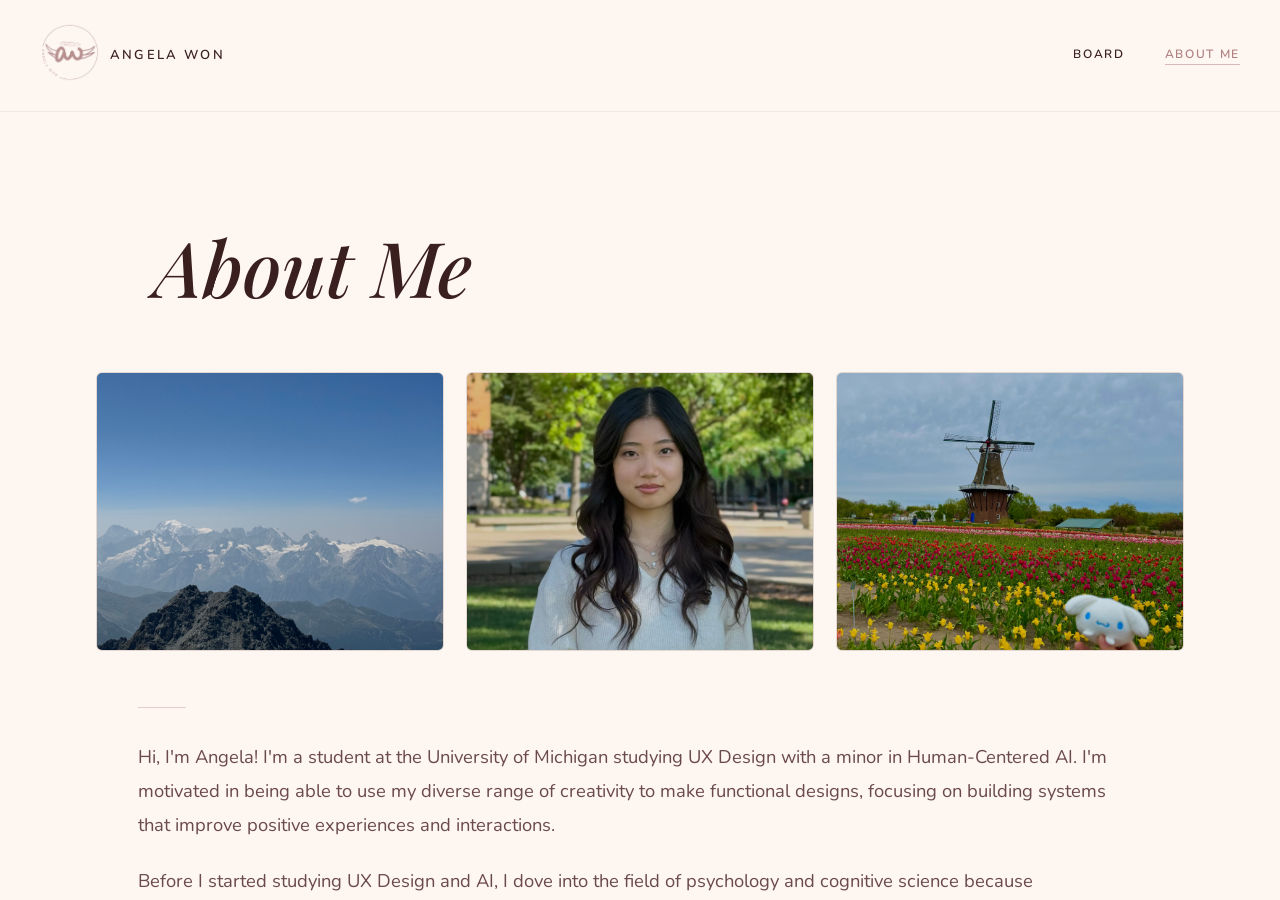
<file: about.html>
<!doctype html>
<html lang="en">
  <head>
    <meta charset="UTF-8" />
    <meta name="viewport" content="width=device-width, initial-scale=1.0" />
    <title>About Me — Angela Won</title>
    <link rel="stylesheet" href="css/style.css" />
  </head>
  <body>
    <nav class="nav">
      <a href="index.html" class="nav-logo">
        <span class="nav-logo-circle"><span><img src="images/logo3.png" alt="Logo" width="60" height="60"></span></span>
        <span class="nav-logo-text">ANGELA WON</span>
      </a>
      <div class="nav-links">
        <a href="index.html" class="nav-link">BOARD</a>
        <a href="about.html" class="nav-link active">ABOUT ME</a>
      </div>
    </nav>

    <div class="about-page">
      <main class="about-main">
        <h1 class="about-heading">About Me</h1>

        <div class="about-gallery">
          <figure>
            <img src="images/IMG_4534-1.jpeg" alt="Verbier Pic" />
          </figure>
          <figure>
            <img src="images/IMG_5835-1.jpg" alt="Portrait" />
          </figure>
          <figure>
            <img src="images/IMG_1523.jpeg" alt="Holland Pic" />
          </figure>
        </div>

        <div class="about-divider"></div>

        <div class="about-bio">
          <p>
            Hi, I'm Angela! I'm a student at the University of Michigan studying UX Design with a minor in
            Human-Centered AI. I'm motivated in being able to use my diverse range of creativity to make functional
            designs, focusing on building systems that improve positive experiences and interactions.
          </p>
          <p>
            Before I started studying UX Design and AI, I dove into the field of psychology and cognitive science
            because understanding society and people's behaviors to make decisions got me curious for new concepts
            and perspectives. Trailing that curiosity led me to combine it with my own ideas, building one concept
            onto the next and turning my fascinations about people and designs that meet them where they are, shaped
            by how they actually behave rather than how I assume they will.
          </p>
          <p>
            While studying UX Design, I am also the Secretary for the Muay Thai at the University of Michigan club
            where I organize every practice we hold to the collaborative events we host. I manage logistics, such as safety waivers
            and protocols, while trying to balance a learning yet easy-going environment. I am also a part of the
            video and styling team in MA:E Magazine, where we have photoshoots to represent our meaning of fashion
            woven into the important message of keeping APIDA culture alive and high-spirited.
          </p>
        </div>

        <div class="about-links-wrap">
          <h2 class="about-links-heading">Let's connect</h2>
          <div class="about-links">
            <a href="https://www.linkedin.com/in/angela-won-72a51b284/" target="_blank" rel="noopener noreferrer">
              <svg width="16" height="16" viewBox="0 0 24 24" fill="none">
                <rect x="2" y="2" width="20" height="20" rx="4" stroke="currentColor" stroke-width="1.5" />
                <path d="M7 10v7M7 7v.5" stroke="currentColor" stroke-width="1.5" stroke-linecap="round" />
                <path d="M11 17v-4a2 2 0 0 1 4 0v4M11 10v7" stroke="currentColor" stroke-width="1.5" stroke-linecap="round" />
              </svg>
              LinkedIn
            </a>
            <a href="mailto:angelawon4@gmail.com">
              <svg width="16" height="16" viewBox="0 0 24 24" fill="none">
                <rect x="2" y="5" width="20" height="14" rx="2" stroke="currentColor" stroke-width="1.5" />
                <path d="M2 7l10 7 10-7" stroke="currentColor" stroke-width="1.5" stroke-linecap="round" />
              </svg>
              Email
            </a>
            <a href="https://drive.google.com/file/d/1rgu2FNMAOFdkI5OAVwkM_7qacy1ltYJY/view?usp=sharing" target="_blank" rel="noopener noreferrer">
              <svg width="16" height="16" viewBox="0 0 24 24" fill="none">
                <path d="M14 2H6a2 2 0 0 0-2 2v16a2 2 0 0 0 2 2h12a2 2 0 0 0 2-2V8z" stroke="currentColor" stroke-width="1.5" stroke-linecap="round" />
                <path d="M14 2v6h6M8 13h8M8 17h5" stroke="currentColor" stroke-width="1.5" stroke-linecap="round" />
              </svg>
              Resume
            </a>
          </div>
        </div>

        <div class="about-footer">
          <span>I hope we can meet soon <3</span>
          <svg width="32" height="10" viewBox="0 0 32 10" fill="none">
            <path d="M1 8 Q8 2 16 5 Q24 8 31 3" stroke="#c4908a" stroke-width="1.5" fill="none" stroke-linecap="round" />
          </svg>
        </div>
      </main>
    </div>
  </body>
</html>
</file>
<file: css/style.css>
@import url('https://fonts.googleapis.com/css2?family=Playfair+Display:ital,wght@0,400;0,500;0,700;1,400;1,500;1,700&family=Nunito:wght@300;400;500;600;700&display=swap');

* {
  box-sizing: border-box;
}

html,
body {
  margin: 0;
  padding: 0;
  width: 100%;
  height: 100%;
  overflow: hidden;
  background: #fdf6f1;
  font-family: 'Nunito', sans-serif;
}

body.scrollable {
  overflow: hidden;
}

::-webkit-scrollbar {
  width: 4px;
}
::-webkit-scrollbar-track {
  background: transparent;
}
::-webkit-scrollbar-thumb {
  background: rgba(190, 155, 155, 0.3);
  border-radius: 2px;
}

a {
  color: inherit;
}

/* ---------- Nav ---------- */

.nav {
  position: fixed;
  top: 0;
  left: 0;
  right: 0;
  z-index: 100;
  display: flex;
  align-items: center;
  justify-content: space-between;
  padding: 1.4rem 2.5rem;
  background: #fdf6f1;
  border-bottom: 1px solid rgba(190, 155, 155, 0.18);
}

.nav-logo {
  display: flex;
  align-items: center;
  gap: 0.6rem;
  background: none;
  border: none;
  cursor: pointer;
  padding: 0;
  text-decoration: none;
}

/* .nav-logo-circle {
  width: 28px;
  height: 28px;
  border-radius: 50%;
  border: 1.5px solid rgba(185, 145, 145, 0.6);
  display: flex;
  align-items: center;
  justify-content: center;
  flex-shrink: 0;
} */

.nav-logo-circle span {
  font-family: 'Playfair Display', serif;
  font-style: italic;
  font-size: 11px;
  color: #b08080;
  line-height: 1;
}

.nav-logo-text {
  font-family: 'Nunito', sans-serif;
  font-size: 13px;
  font-weight: 600;
  letter-spacing: 0.18em;
  color: #3a2020;
}

.nav-links {
  display: flex;
  gap: 2.5rem;
}

.nav-link {
  font-family: 'Nunito', sans-serif;
  font-size: 12px;
  font-weight: 600;
  letter-spacing: 0.14em;
  color: #3a2020;
  background: none;
  border: none;
  cursor: pointer;
  padding: 0;
  padding-bottom: 2px;
  border-bottom: 1px solid transparent;
  text-decoration: none;
  transition: color 0.2s, border-color 0.2s;
}

.nav-link:hover {
  color: #b08080;
}

.nav-link.active {
  color: #b08080;
  border-bottom: 1px solid rgba(180, 130, 130, 0.5);
}

/* ---------- Board page ---------- */

.board-container {
  width: 100vw;
  height: 100vh;
  overflow: hidden;
  position: fixed;
  inset: 0;
  background: #fdf6f1;
  cursor: grab;
  user-select: none;
}

.board-container.dragging {
  cursor: grabbing;
}

.board-canvas {
  position: absolute;
  width: 100%;
  height: 100%;
  transform-origin: center center;
  will-change: transform;
}

.board-halo {
  position: absolute;
  left: 50%;
  top: 50%;
  transform: translate(-50%, -50%);
  width: 38vw;
  height: 38vw;
  background: radial-gradient(ellipse at center, rgba(245, 215, 215, 0.38) 0%, rgba(253, 246, 241, 0) 70%);
  pointer-events: none;
  z-index: 1;
}

.board-photo {
  position: absolute;
  overflow: hidden;
  border: 1px solid rgba(190, 155, 155, 0.22);
  border-radius: 3px;
  background-color: #ede4de;
  z-index: 2;
  transition: box-shadow 0.3s ease, transform 0.3s ease;
  cursor: pointer;
}

.board-container.dragging .board-photo {
  cursor: grabbing;
}

.board-photo:hover {
  box-shadow: 0 14px 44px rgba(180, 130, 130, 0.2);
  transform: scale(1.03);
  z-index: 6;
}

.board-photo img {
  width: 100%;
  height: 100%;
  object-fit: cover;
  display: block;
  pointer-events: none;
}

.board-center {
  position: absolute;
  left: 50%;
  top: 50%;
  transform: translate(-50%, -50%);
  z-index: 10;
  animation: float 7s ease-in-out infinite;
}

.board-blob {
  background: rgba(255, 252, 250, 0.9);
  backdrop-filter: blur(12px);
  -webkit-backdrop-filter: blur(12px);
  border: 1px solid rgba(210, 175, 175, 0.4);
  border-radius: 62% 38% 46% 54% / 58% 44% 56% 42%;
  animation: blobMorph 9s ease-in-out infinite;
  box-shadow: 0 8px 48px rgba(190, 140, 140, 0.15), inset 0 1px 0 rgba(255, 255, 255, 0.8);
  padding: 3rem 3.6rem;
  min-width: 140px;
  max-width: 19vw;
  text-align: center;
  display: flex;
  flex-direction: column;
  align-items: center;
}

.board-blob h1 {
  font-family: 'Playfair Display', serif;
  font-style: italic;
  font-weight: 500;
  font-size: 30px;
  color: #3a1f1f;
  margin: 0 0 0.5rem;
  line-height: 1.2;
}

.board-blob svg {
  margin-bottom: 0.8rem;
  opacity: 0.5;
}

.board-blob p {
  margin: 0 0 0.35rem;
  font-family: 'Nunito', sans-serif;
}

.board-blob .blob-tagline {
  font-size: clamp(0.55rem, 0.58vw, 0.68rem);
  font-weight: 600;
  color: #7a4f4f;
  letter-spacing: 0.03em;
  line-height: 1.55;
}

.board-blob .blob-subtext {
  font-size: clamp(0.5rem, 0.52vw, 0.62rem);
  font-weight: 400;
  color: #a07878;
  letter-spacing: 0.02em;
  line-height: 1.5;
  margin-bottom: 0;
}

.board-dot {
  position: absolute;
  border-radius: 50%;
  background: #c4908a;
  z-index: 3;
  pointer-events: none;
  animation: float 5s ease-in-out infinite;
}

.board-zoom-controls {
  position: fixed;
  bottom: 2rem;
  right: 2rem;
  z-index: 100;
  display: flex;
  flex-direction: column;
  gap: 0.4rem;
}

.board-zoom-btn {
  width: 32px;
  height: 32px;
  border-radius: 50%;
  border: 1px solid rgba(190, 155, 155, 0.35);
  background: rgba(255, 251, 249, 0.85);
  backdrop-filter: blur(8px);
  -webkit-backdrop-filter: blur(8px);
  color: #9a6060;
  font-size: 16px;
  font-weight: 400;
  cursor: pointer;
  display: flex;
  align-items: center;
  justify-content: center;
  transition: background 0.2s;
  box-shadow: 0 2px 12px rgba(180, 130, 130, 0.1);
}

.board-zoom-btn.home-btn {
  font-size: 13px;
}

.board-zoom-btn:hover {
  background: rgba(245, 230, 230, 0.9);
}

.board-hint {
  position: fixed;
  bottom: 1.6rem;
  left: 50%;
  transform: translateX(-50%);
  z-index: 100;
  pointer-events: none;
  display: flex;
  align-items: center;
  gap: 0.5rem;
}

.board-hint span.hint-text {
  font-family: 'Playfair Display', serif;
  font-style: italic;
  font-size: 17px;
  font-weight: 400;
  color: #b09a8a;
  letter-spacing: 0.02em;
  white-space: nowrap;
}

.board-hint span.hint-dot {
  color: #c4a898;
  font-size: 10px;
  line-height: 1;
}

/* ---------- Photo modal ---------- */

.modal-overlay {
  position: fixed;
  inset: 0;
  z-index: 300;
  display: none;
  align-items: center;
  justify-content: center;
  backdrop-filter: blur(18px);
  -webkit-backdrop-filter: blur(18px);
  background: rgba(253, 246, 241, 0.45);
}

.modal-overlay.open {
  display: flex;
}

.modal-card {
  position: relative;
  max-width: min(820px, 88vw);
}

.modal-tab {
  position: absolute;
  top: -38px;
  left: 0;
  height: 38px;
  padding: 0 1.4rem;
  display: inline-flex;
  align-items: center;
  background: #e8e0b8;
  border-radius: 14px 14px 0 0;
  box-shadow: 0 -2px 10px rgba(160, 140, 60, 0.08);
}

.modal-tab span {
  font-family: 'Nunito', sans-serif;
  font-weight: 700;
  font-size: 11px;
  letter-spacing: 0.14em;
  color: #5a4e1a;
  text-transform: uppercase;
}

.modal-body {
  background: #f8f2d8;
  border-radius: 0 20px 20px 20px;
  box-shadow: 0 24px 80px rgba(140, 120, 40, 0.18), 0 4px 16px rgba(140, 120, 40, 0.1);
  display: flex;
  overflow: hidden;
  min-height: 340px;
}

.modal-photo {
  flex-shrink: 0;
  width: min(280px, 36vw);
  background: #e0d8a8;
  overflow: hidden;
}

.modal-photo img {
  width: 100%;
  height: 100%;
  object-fit: cover;
  display: block;
}

.modal-text {
  flex: 1;
  padding: 2.4rem 2.2rem;
  display: flex;
  flex-direction: column;
  justify-content: space-between;
}

.modal-category {
  font-family: 'Nunito', sans-serif;
  font-weight: 700;
  font-size: 11px;
  letter-spacing: 0.14em;
  color: #7a6e2a;
  text-transform: uppercase;
  margin: 0 0 0.8rem;
}

.modal-title {
  font-family: 'Playfair Display', serif;
  font-style: italic;
  font-weight: 500;
  font-size: clamp(1.2rem, 2vw, 1.7rem);
  color: #3a3010;
  margin: 0 0 1.2rem;
  line-height: 1.3;
}

.modal-description {
  font-family: 'Nunito', sans-serif;
  font-weight: 400;
  font-size: clamp(0.95rem, 1.3vw, 1.1rem);
  color: #5a5020;
  line-height: 1.75;
  margin: 0;
}

.modal-signature {
  margin-top: 2rem;
  display: flex;
  align-items: center;
  gap: 0.5rem;
}

.modal-signature .line {
  width: 28px;
  height: 1px;
  background: rgba(90, 80, 20, 0.25);
}

.modal-signature span.name {
  font-family: 'Playfair Display', serif;
  font-style: italic;
  font-size: 12px;
  color: rgba(90, 80, 20, 0.45);
  letter-spacing: 0.04em;
}

.modal-close {
  position: absolute;
  top: -46px;
  right: 0;
  width: 34px;
  height: 34px;
  border-radius: 50%;
  border: 1px solid rgba(100, 90, 30, 0.25);
  background: rgba(248, 242, 216, 0.95);
  color: #5a4e1a;
  font-size: 18px;
  font-weight: 300;
  cursor: pointer;
  display: flex;
  align-items: center;
  justify-content: center;
  line-height: 1;
}

/* ---------- About page ---------- */

.about-page {
  position: fixed;
  inset: 0;
  background: #fdf6f1;
  overflow-y: auto;
  overflow-x: hidden;
  font-family: 'Nunito', sans-serif;
}

.about-main {
  max-width: 1100px;
  margin: 0 auto;
  padding: 8rem 3rem 6rem;
}

.about-heading {
  font-family: 'Playfair Display', serif;
  font-style: italic;
  font-weight: 500;
  font-size: clamp(3rem, 6vw, 5rem);
  color: #3a1f1f;
  margin: 6rem 0 4rem;
  padding-left: 1rem;
  line-height: 1.1;
}

.about-gallery {
  display: grid;
  grid-template-columns: repeat(3, 1fr);
  gap: 1.4rem;
  margin-bottom: 3.5rem;
  margin-left: calc(-50vw + 50% + 6rem);
  margin-right: calc(-50vw + 50% + 6rem);
}

.about-gallery figure {
  margin: 0;
  aspect-ratio: 5 / 4;
  overflow: hidden;
  border: 1px solid rgba(190, 155, 155, 0.2);
  border-radius: 6px;
  background: #ede4de;
}

.about-gallery img {
  width: 100%;
  height: 100%;
  object-fit: cover;
  display: block;
  transition: transform 0.5s ease;
}

.about-gallery figure:hover img {
  transform: scale(1.04);
}

.about-divider {
  width: 48px;
  height: 1px;
  background: rgba(180, 130, 130, 0.35);
  margin-bottom: 2rem;
}

.about-bio p {
  font-family: 'Nunito', sans-serif;
  font-size: clamp(1.15rem, 1.4vw, 1.4rem);
  font-weight: 400;
  color: #6b4a4a;
  line-height: 1.85;
  max-width: 100%;
  margin: 0 0 1.4rem;
}

.about-bio p:last-child {
  margin-bottom: 8rem;
}

.about-links-heading {
  font-family: 'Playfair Display', serif;
  font-style: italic;
  font-weight: 500;
  font-size: clamp(1.8rem, 2.6vw, 2.4rem);
  color: #3a1f1f;
  margin: 0 0 1.6rem;
}

.about-links {
  display: flex;
  flex-wrap: wrap;
  gap: 0.75rem;
  margin-bottom: 5rem;
}

.about-links a {
  display: inline-flex;
  align-items: center;
  gap: 0.5rem;
  padding: 0.6rem 1.3rem;
  border: 1px solid rgba(190, 155, 155, 0.35);
  border-radius: 100px;
  background: rgba(255, 251, 249, 0.8);
  font-family: 'Nunito', sans-serif;
  font-size: 15px;
  font-weight: 600;
  letter-spacing: 0.06em;
  color: #7a4f4f;
  text-decoration: none;
  transition: background 0.2s, border-color 0.2s, color 0.2s, transform 0.2s;
}

.about-links a:hover {
  background: rgba(245, 228, 228, 0.9);
  border-color: rgba(190, 140, 140, 0.55);
  transform: translateY(-1px);
}

.about-footer {
  border-top: 1px solid rgba(190, 155, 155, 0.18);
  padding-top: 2rem;
  display: flex;
  align-items: center;
  justify-content: space-between;
}

.about-footer span {
  font-family: 'Playfair Display', serif;
  font-style: italic;
  font-size: 17px;
  color: #b09090;
}

.about-footer svg {
  opacity: 0.4;
}

/* ---------- Animations ---------- */

@keyframes blobMorph {
  0%,
  100% {
    border-radius: 62% 38% 46% 54% / 58% 44% 56% 42%;
  }
  20% {
    border-radius: 50% 50% 38% 62% / 44% 64% 36% 56%;
  }
  40% {
    border-radius: 42% 58% 62% 38% / 60% 40% 60% 40%;
  }
  60% {
    border-radius: 58% 42% 48% 52% / 52% 56% 44% 48%;
  }
  80% {
    border-radius: 38% 62% 54% 46% / 48% 50% 50% 52%;
  }
}

@keyframes float {
  0%,
  100% {
    transform: translate(-50%, -50%) translateY(0px);
  }
  50% {
    transform: translate(-50%, -50%) translateY(-8px);
  }
}

@keyframes fadeHint {
  from {
    opacity: 0;
    transform: translateX(-50%) translateY(6px);
  }
  to {
    opacity: 1;
    transform: translateX(-50%) translateY(0);
  }
}

/* ---------- Responsive ---------- */

@media (max-width: 768px) {
  .nav {
    padding: 1.1rem 1.4rem;
  }
  .nav-links {
    gap: 1.4rem;
  }
  .about-main {
    padding: 7rem 1.4rem 4rem;
  }
  .about-gallery {
    grid-template-columns: 1fr;
    margin-left: 0;
    margin-right: 0;
  }
  .about-footer {
    flex-direction: column;
    align-items: flex-start;
    gap: 1rem;
  }
}
</file>
<file: static-site/css/style.css>
@import url('https://fonts.googleapis.com/css2?family=Playfair+Display:ital,wght@0,400;0,500;0,700;1,400;1,500;1,700&family=Nunito:wght@300;400;500;600;700&display=swap');

* {
  box-sizing: border-box;
}

html,
body {
  margin: 0;
  padding: 0;
  width: 100%;
  height: 100%;
  overflow: hidden;
  background: #fdf6f1;
  font-family: 'Nunito', sans-serif;
}

body.scrollable {
  overflow: hidden;
}

::-webkit-scrollbar {
  width: 4px;
}
::-webkit-scrollbar-track {
  background: transparent;
}
::-webkit-scrollbar-thumb {
  background: rgba(190, 155, 155, 0.3);
  border-radius: 2px;
}

a {
  color: inherit;
}

/* ---------- Nav ---------- */

.nav {
  position: fixed;
  top: 0;
  left: 0;
  right: 0;
  z-index: 100;
  display: flex;
  align-items: center;
  justify-content: space-between;
  padding: 1.4rem 2.5rem;
  background: #fdf6f1;
  border-bottom: 1px solid rgba(190, 155, 155, 0.18);
}

.nav-logo {
  display: flex;
  align-items: center;
  gap: 0.6rem;
  background: none;
  border: none;
  cursor: pointer;
  padding: 0;
  text-decoration: none;
}

/* .nav-logo-circle {
  width: 28px;
  height: 28px;
  border-radius: 50%;
  border: 1.5px solid rgba(185, 145, 145, 0.6);
  display: flex;
  align-items: center;
  justify-content: center;
  flex-shrink: 0;
} */

.nav-logo-circle span {
  font-family: 'Playfair Display', serif;
  font-style: italic;
  font-size: 11px;
  color: #b08080;
  line-height: 1;
}

.nav-logo-text {
  font-family: 'Nunito', sans-serif;
  font-size: 13px;
  font-weight: 600;
  letter-spacing: 0.18em;
  color: #3a2020;
}

.nav-links {
  display: flex;
  gap: 2.5rem;
}

.nav-link {
  font-family: 'Nunito', sans-serif;
  font-size: 12px;
  font-weight: 600;
  letter-spacing: 0.14em;
  color: #3a2020;
  background: none;
  border: none;
  cursor: pointer;
  padding: 0;
  padding-bottom: 2px;
  border-bottom: 1px solid transparent;
  text-decoration: none;
  transition: color 0.2s, border-color 0.2s;
}

.nav-link:hover {
  color: #b08080;
}

.nav-link.active {
  color: #b08080;
  border-bottom: 1px solid rgba(180, 130, 130, 0.5);
}

/* ---------- Board page ---------- */

.board-container {
  width: 100vw;
  height: 100vh;
  overflow: hidden;
  position: fixed;
  inset: 0;
  background: #fdf6f1;
  cursor: grab;
  user-select: none;
}

.board-container.dragging {
  cursor: grabbing;
}

.board-canvas {
  position: absolute;
  width: 100%;
  height: 100%;
  transform-origin: center center;
  will-change: transform;
}

.board-halo {
  position: absolute;
  left: 50%;
  top: 50%;
  transform: translate(-50%, -50%);
  width: 38vw;
  height: 38vw;
  background: radial-gradient(ellipse at center, rgba(245, 215, 215, 0.38) 0%, rgba(253, 246, 241, 0) 70%);
  pointer-events: none;
  z-index: 1;
}

.board-photo {
  position: absolute;
  overflow: hidden;
  border: 1px solid rgba(190, 155, 155, 0.22);
  border-radius: 3px;
  background-color: #ede4de;
  z-index: 2;
  transition: box-shadow 0.3s ease, transform 0.3s ease;
  cursor: pointer;
}

.board-container.dragging .board-photo {
  cursor: grabbing;
}

.board-photo:hover {
  box-shadow: 0 14px 44px rgba(180, 130, 130, 0.2);
  transform: scale(1.03);
  z-index: 6;
}

.board-photo img {
  width: 100%;
  height: 100%;
  object-fit: cover;
  display: block;
  pointer-events: none;
}

.board-center {
  position: absolute;
  left: 50%;
  top: 50%;
  transform: translate(-50%, -50%);
  z-index: 10;
  animation: float 7s ease-in-out infinite;
}

.board-blob {
  background: rgba(255, 252, 250, 0.9);
  backdrop-filter: blur(12px);
  -webkit-backdrop-filter: blur(12px);
  border: 1px solid rgba(210, 175, 175, 0.4);
  border-radius: 62% 38% 46% 54% / 58% 44% 56% 42%;
  animation: blobMorph 9s ease-in-out infinite;
  box-shadow: 0 8px 48px rgba(190, 140, 140, 0.15), inset 0 1px 0 rgba(255, 255, 255, 0.8);
  padding: 3rem 3.6rem;
  min-width: 140px;
  max-width: 19vw;
  text-align: center;
  display: flex;
  flex-direction: column;
  align-items: center;
}

.board-blob h1 {
  font-family: 'Playfair Display', serif;
  font-style: italic;
  font-weight: 500;
  font-size: 30px;
  color: #3a1f1f;
  margin: 0 0 0.5rem;
  line-height: 1.2;
}

.board-blob svg {
  margin-bottom: 0.8rem;
  opacity: 0.5;
}

.board-blob p {
  margin: 0 0 0.35rem;
  font-family: 'Nunito', sans-serif;
}

.board-blob .blob-tagline {
  font-size: clamp(0.55rem, 0.58vw, 0.68rem);
  font-weight: 600;
  color: #7a4f4f;
  letter-spacing: 0.03em;
  line-height: 1.55;
}

.board-blob .blob-subtext {
  font-size: clamp(0.5rem, 0.52vw, 0.62rem);
  font-weight: 400;
  color: #a07878;
  letter-spacing: 0.02em;
  line-height: 1.5;
  margin-bottom: 0;
}

.board-dot {
  position: absolute;
  border-radius: 50%;
  background: #c4908a;
  z-index: 3;
  pointer-events: none;
  animation: float 5s ease-in-out infinite;
}

.board-zoom-controls {
  position: fixed;
  bottom: 2rem;
  right: 2rem;
  z-index: 100;
  display: flex;
  flex-direction: column;
  gap: 0.4rem;
}

.board-zoom-btn {
  width: 32px;
  height: 32px;
  border-radius: 50%;
  border: 1px solid rgba(190, 155, 155, 0.35);
  background: rgba(255, 251, 249, 0.85);
  backdrop-filter: blur(8px);
  -webkit-backdrop-filter: blur(8px);
  color: #9a6060;
  font-size: 16px;
  font-weight: 400;
  cursor: pointer;
  display: flex;
  align-items: center;
  justify-content: center;
  transition: background 0.2s;
  box-shadow: 0 2px 12px rgba(180, 130, 130, 0.1);
}

.board-zoom-btn.home-btn {
  font-size: 13px;
}

.board-zoom-btn:hover {
  background: rgba(245, 230, 230, 0.9);
}

.board-hint {
  position: fixed;
  bottom: 1.6rem;
  left: 50%;
  transform: translateX(-50%);
  z-index: 100;
  pointer-events: none;
  display: flex;
  align-items: center;
  gap: 0.5rem;
}

.board-hint span.hint-text {
  font-family: 'Playfair Display', serif;
  font-style: italic;
  font-size: 17px;
  font-weight: 400;
  color: #b09a8a;
  letter-spacing: 0.02em;
  white-space: nowrap;
}

.board-hint span.hint-dot {
  color: #c4a898;
  font-size: 10px;
  line-height: 1;
}

/* ---------- Photo modal ---------- */

.modal-overlay {
  position: fixed;
  inset: 0;
  z-index: 300;
  display: none;
  align-items: center;
  justify-content: center;
  backdrop-filter: blur(18px);
  -webkit-backdrop-filter: blur(18px);
  background: rgba(253, 246, 241, 0.45);
}

.modal-overlay.open {
  display: flex;
}

.modal-card {
  position: relative;
  max-width: min(820px, 88vw);
}

.modal-tab {
  position: absolute;
  top: -38px;
  left: 0;
  height: 38px;
  padding: 0 1.4rem;
  display: inline-flex;
  align-items: center;
  background: #e8e0b8;
  border-radius: 14px 14px 0 0;
  box-shadow: 0 -2px 10px rgba(160, 140, 60, 0.08);
}

.modal-tab span {
  font-family: 'Nunito', sans-serif;
  font-weight: 700;
  font-size: 11px;
  letter-spacing: 0.14em;
  color: #5a4e1a;
  text-transform: uppercase;
}

.modal-body {
  background: #f8f2d8;
  border-radius: 0 20px 20px 20px;
  box-shadow: 0 24px 80px rgba(140, 120, 40, 0.18), 0 4px 16px rgba(140, 120, 40, 0.1);
  display: flex;
  overflow: hidden;
  min-height: 340px;
}

.modal-photo {
  flex-shrink: 0;
  width: min(280px, 36vw);
  background: #e0d8a8;
  overflow: hidden;
}

.modal-photo img {
  width: 100%;
  height: 100%;
  object-fit: cover;
  display: block;
}

.modal-text {
  flex: 1;
  padding: 2.4rem 2.2rem;
  display: flex;
  flex-direction: column;
  justify-content: space-between;
}

.modal-category {
  font-family: 'Nunito', sans-serif;
  font-weight: 700;
  font-size: 11px;
  letter-spacing: 0.14em;
  color: #7a6e2a;
  text-transform: uppercase;
  margin: 0 0 0.8rem;
}

.modal-title {
  font-family: 'Playfair Display', serif;
  font-style: italic;
  font-weight: 500;
  font-size: clamp(1.2rem, 2vw, 1.7rem);
  color: #3a3010;
  margin: 0 0 1.2rem;
  line-height: 1.3;
}

.modal-description {
  font-family: 'Nunito', sans-serif;
  font-weight: 400;
  font-size: clamp(0.95rem, 1.3vw, 1.1rem);
  color: #5a5020;
  line-height: 1.75;
  margin: 0;
}

.modal-signature {
  margin-top: 2rem;
  display: flex;
  align-items: center;
  gap: 0.5rem;
}

.modal-signature .line {
  width: 28px;
  height: 1px;
  background: rgba(90, 80, 20, 0.25);
}

.modal-signature span.name {
  font-family: 'Playfair Display', serif;
  font-style: italic;
  font-size: 12px;
  color: rgba(90, 80, 20, 0.45);
  letter-spacing: 0.04em;
}

.modal-close {
  position: absolute;
  top: -46px;
  right: 0;
  width: 34px;
  height: 34px;
  border-radius: 50%;
  border: 1px solid rgba(100, 90, 30, 0.25);
  background: rgba(248, 242, 216, 0.95);
  color: #5a4e1a;
  font-size: 18px;
  font-weight: 300;
  cursor: pointer;
  display: flex;
  align-items: center;
  justify-content: center;
  line-height: 1;
}

/* ---------- About page ---------- */

.about-page {
  position: fixed;
  inset: 0;
  background: #fdf6f1;
  overflow-y: auto;
  overflow-x: hidden;
  font-family: 'Nunito', sans-serif;
}

.about-main {
  max-width: 1100px;
  margin: 0 auto;
  padding: 8rem 3rem 6rem;
}

.about-heading {
  font-family: 'Playfair Display', serif;
  font-style: italic;
  font-weight: 500;
  font-size: clamp(3rem, 6vw, 5rem);
  color: #3a1f1f;
  margin: 6rem 0 4rem;
  padding-left: 1rem;
  line-height: 1.1;
}

.about-gallery {
  display: grid;
  grid-template-columns: repeat(3, 1fr);
  gap: 1.4rem;
  margin-bottom: 3.5rem;
  margin-left: calc(-50vw + 50% + 6rem);
  margin-right: calc(-50vw + 50% + 6rem);
}

.about-gallery figure {
  margin: 0;
  aspect-ratio: 5 / 4;
  overflow: hidden;
  border: 1px solid rgba(190, 155, 155, 0.2);
  border-radius: 6px;
  background: #ede4de;
}

.about-gallery img {
  width: 100%;
  height: 100%;
  object-fit: cover;
  display: block;
  transition: transform 0.5s ease;
}

.about-gallery figure:hover img {
  transform: scale(1.04);
}

.about-divider {
  width: 48px;
  height: 1px;
  background: rgba(180, 130, 130, 0.35);
  margin-bottom: 2rem;
}

.about-bio p {
  font-family: 'Nunito', sans-serif;
  font-size: clamp(1.15rem, 1.4vw, 1.4rem);
  font-weight: 400;
  color: #6b4a4a;
  line-height: 1.85;
  max-width: 100%;
  margin: 0 0 1.4rem;
}

.about-bio p:last-child {
  margin-bottom: 8rem;
}

.about-links-heading {
  font-family: 'Playfair Display', serif;
  font-style: italic;
  font-weight: 500;
  font-size: clamp(1.8rem, 2.6vw, 2.4rem);
  color: #3a1f1f;
  margin: 0 0 1.6rem;
}

.about-links {
  display: flex;
  flex-wrap: wrap;
  gap: 0.75rem;
  margin-bottom: 5rem;
}

.about-links a {
  display: inline-flex;
  align-items: center;
  gap: 0.5rem;
  padding: 0.6rem 1.3rem;
  border: 1px solid rgba(190, 155, 155, 0.35);
  border-radius: 100px;
  background: rgba(255, 251, 249, 0.8);
  font-family: 'Nunito', sans-serif;
  font-size: 15px;
  font-weight: 600;
  letter-spacing: 0.06em;
  color: #7a4f4f;
  text-decoration: none;
  transition: background 0.2s, border-color 0.2s, color 0.2s, transform 0.2s;
}

.about-links a:hover {
  background: rgba(245, 228, 228, 0.9);
  border-color: rgba(190, 140, 140, 0.55);
  transform: translateY(-1px);
}

.about-footer {
  border-top: 1px solid rgba(190, 155, 155, 0.18);
  padding-top: 2rem;
  display: flex;
  align-items: center;
  justify-content: space-between;
}

.about-footer span {
  font-family: 'Playfair Display', serif;
  font-style: italic;
  font-size: 17px;
  color: #b09090;
}

.about-footer svg {
  opacity: 0.4;
}

/* ---------- Animations ---------- */

@keyframes blobMorph {
  0%,
  100% {
    border-radius: 62% 38% 46% 54% / 58% 44% 56% 42%;
  }
  20% {
    border-radius: 50% 50% 38% 62% / 44% 64% 36% 56%;
  }
  40% {
    border-radius: 42% 58% 62% 38% / 60% 40% 60% 40%;
  }
  60% {
    border-radius: 58% 42% 48% 52% / 52% 56% 44% 48%;
  }
  80% {
    border-radius: 38% 62% 54% 46% / 48% 50% 50% 52%;
  }
}

@keyframes float {
  0%,
  100% {
    transform: translate(-50%, -50%) translateY(0px);
  }
  50% {
    transform: translate(-50%, -50%) translateY(-8px);
  }
}

@keyframes fadeHint {
  from {
    opacity: 0;
    transform: translateX(-50%) translateY(6px);
  }
  to {
    opacity: 1;
    transform: translateX(-50%) translateY(0);
  }
}

/* ---------- Responsive ---------- */

@media (max-width: 768px) {
  .nav {
    padding: 1.1rem 1.4rem;
  }
  .nav-links {
    gap: 1.4rem;
  }
  .about-main {
    padding: 7rem 1.4rem 4rem;
  }
  .about-gallery {
    grid-template-columns: 1fr;
    margin-left: 0;
    margin-right: 0;
  }
  .about-footer {
    flex-direction: column;
    align-items: flex-start;
    gap: 1rem;
  }
}
</file>
